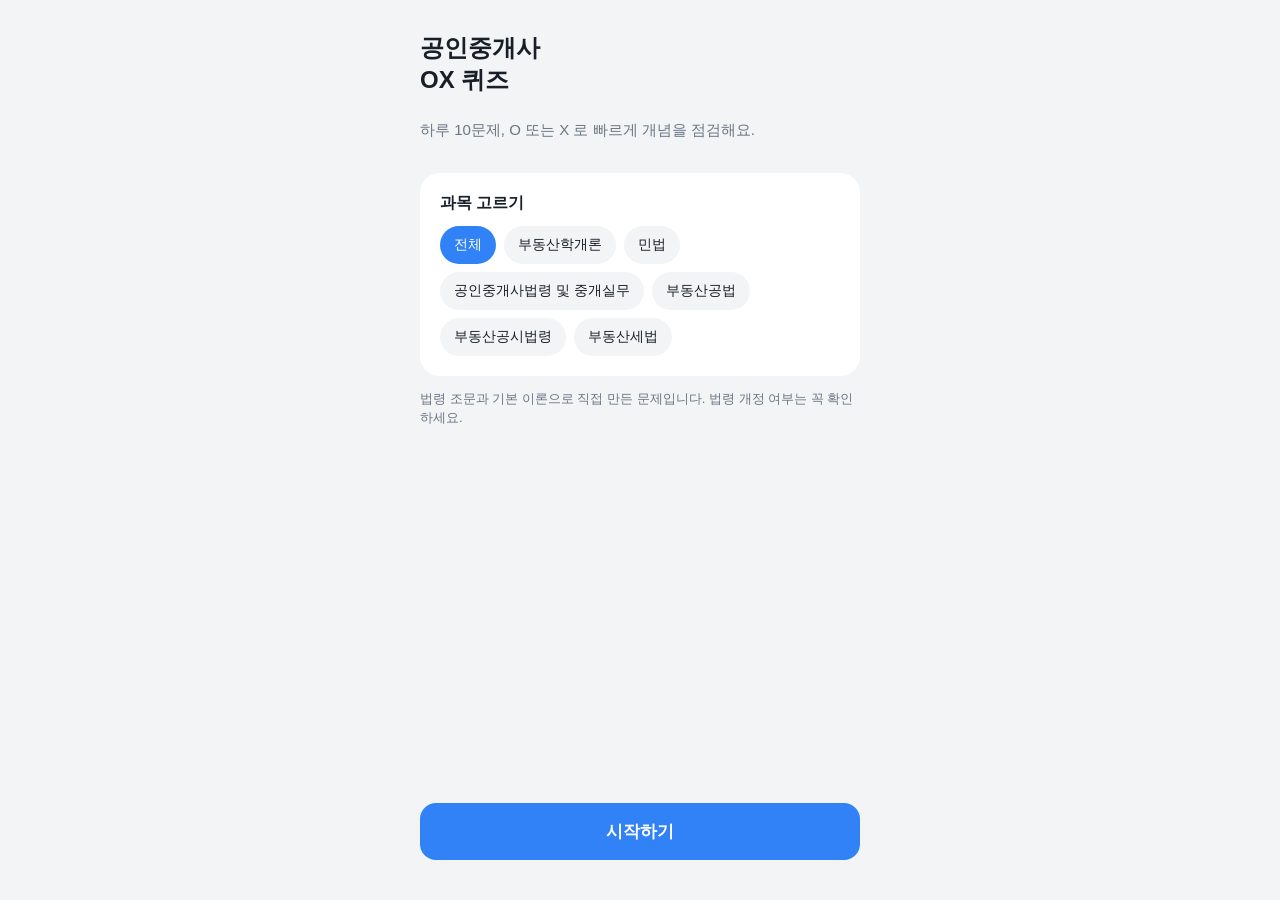
<file: toss-ox-quiz/index.html>
<!doctype html>
<html lang="ko"><head>
<meta charset="utf-8"><meta name="viewport" content="width=device-width,initial-scale=1,viewport-fit=cover">
<title>공인중개사 OX 퀴즈</title>
<style>
:root{--bg:#f2f4f6;--card:#fff;--ink:#191f28;--sub:#6b7684;--blue:#3182f6;--red:#f04452;--green:#00c471}
@media (prefers-color-scheme:dark){:root{--bg:#17171c;--card:#2c2c35;--ink:#f2f4f6;--sub:#9e9ea4}}
*{box-sizing:border-box}body{margin:0;background:var(--bg);color:var(--ink);font-family:-apple-system,"Pretendard","Apple SD Gothic Neo",sans-serif}
.wrap{max-width:480px;margin:0 auto;padding:24px 20px 40px;min-height:100vh;display:flex;flex-direction:column}
h1{font-size:24px;margin:8px 0}.sub{color:var(--sub);font-size:15px;line-height:1.5}
.card{background:var(--card);border-radius:20px;padding:20px;margin-top:16px}
.chips{display:flex;flex-wrap:wrap;gap:8px;margin-top:12px}
.chip{border:0;border-radius:999px;padding:10px 14px;background:var(--bg);color:var(--ink);font-size:14px}
.chip.on{background:var(--blue);color:#fff}
.btn{width:100%;border:0;border-radius:16px;padding:17px;font-size:17px;font-weight:700;background:var(--blue);color:#fff;margin-top:auto}
.bar{height:6px;background:var(--card);border-radius:3px;overflow:hidden;margin:8px 0 4px}.bar i{display:block;height:100%;background:var(--blue);transition:width .3s}
.tag{font-size:13px;color:var(--blue);font-weight:700}
.q{font-size:21px;font-weight:700;line-height:1.5;margin:10px 0 0;word-break:keep-all}
.ox{display:flex;gap:12px;margin-top:20px}
.ox button{flex:1;aspect-ratio:1;border:0;border-radius:24px;font-size:64px;font-weight:800;background:var(--card)}
.ox .o{color:var(--blue)}.ox .x{color:var(--red)}.ox button:disabled{opacity:.35}.ox button.pick{opacity:1;outline:3px solid currentColor}
.res{font-size:18px;font-weight:800}.ok{color:var(--green)}.ng{color:var(--red)}
.big{font-size:56px;font-weight:800;color:var(--blue);margin:8px 0}
.hidden{display:none}
</style></head><body>
<div class="wrap" id="home">
  <h1>공인중개사<br>OX 퀴즈</h1>
  <p class="sub">하루 10문제, O 또는 X 로 빠르게 개념을 점검해요.</p>
  <div class="card"><b>과목 고르기</b><div class="chips" id="subs"></div></div>
  <p class="sub" style="font-size:13px">법령 조문과 기본 이론으로 직접 만든 문제입니다. 법령 개정 여부는 꼭 확인하세요.</p>
  <button class="btn" id="start">시작하기</button>
</div>
<div class="wrap hidden" id="play">
  <div class="sub" id="cnt"></div><div class="bar"><i id="prog"></i></div>
  <div class="card"><div class="tag" id="tag"></div><p class="q" id="q"></p></div>
  <div class="ox"><button class="o" data-v="1">O</button><button class="x" data-v="0">X</button></div>
  <div class="card hidden" id="fb"><div class="res" id="res"></div><p class="sub" id="exp"></p></div>
  <button class="btn hidden" id="next" style="margin-top:16px">다음</button>
</div>
<div class="wrap hidden" id="done">
  <h1>결과</h1><div class="big" id="score"></div><p class="sub" id="msg"></p>
  <div class="card" id="wrong"></div>
  <button class="btn" id="again" style="margin-top:20px">다시 풀기</button>
</div>
<script src="questions.js"></script>
<script>
const $=id=>document.getElementById(id),N=10;
const subjects=["전체",...new Set(QUESTIONS.map(q=>q.s))];let pick="전체",set=[],i=0,right=0,wrongs=[];
subjects.forEach(s=>{const b=document.createElement("button");b.className="chip"+(s===pick?" on":"");b.textContent=s;
  b.onclick=()=>{pick=s;document.querySelectorAll(".chip").forEach(c=>c.classList.toggle("on",c===b))};$("subs").append(b)});
function show(id){["home","play","done"].forEach(x=>$(x).classList.toggle("hidden",x!==id));scrollTo(0,0)}
function start(){const pool=QUESTIONS.filter(q=>pick==="전체"||q.s===pick).sort(()=>Math.random()-.5);
  set=pool.slice(0,N);i=0;right=0;wrongs=[];show("play");render()}
function render(){const q=set[i];$("cnt").textContent=`${i+1} / ${set.length}`;$("prog").style.width=(i/set.length*100)+"%";
  $("tag").textContent=q.s;$("q").textContent=q.q;$("fb").classList.add("hidden");$("next").classList.add("hidden");
  document.querySelectorAll(".ox button").forEach(b=>{b.disabled=false;b.classList.remove("pick")})}
document.querySelectorAll(".ox button").forEach(b=>b.onclick=()=>{const q=set[i],ans=b.dataset.v==="1",ok=ans===q.a;
  if(ok)right++;else wrongs.push(q);
  document.querySelectorAll(".ox button").forEach(x=>{x.disabled=true;x.classList.toggle("pick",x===b)});
  $("res").textContent=ok?"정답이에요":"아쉬워요, 정답은 "+(q.a?"O":"X");$("res").className="res "+(ok?"ok":"ng");
  $("exp").textContent=q.e;$("fb").classList.remove("hidden");$("next").classList.remove("hidden");
  $("next").textContent=i===set.length-1?"결과 보기":"다음"});
$("next").onclick=()=>{if(++i<set.length)render();else finish()};
function finish(){$("score").textContent=`${right} / ${set.length}`;
  $("msg").textContent=right===set.length?"모두 맞혔어요!":"틀린 문제를 다시 확인해 보세요.";
  $("wrong").innerHTML=wrongs.length?"<b>틀린 문제</b>"+wrongs.map(q=>`<p class="sub"><b>${q.a?"O":"X"}</b> ${q.q}<br>${q.e}</p>`).join(""):"<b>틀린 문제가 없어요</b>";
  show("done")}
$("start").onclick=start;$("again").onclick=()=>show("home");
</script></body></html>
</file>
